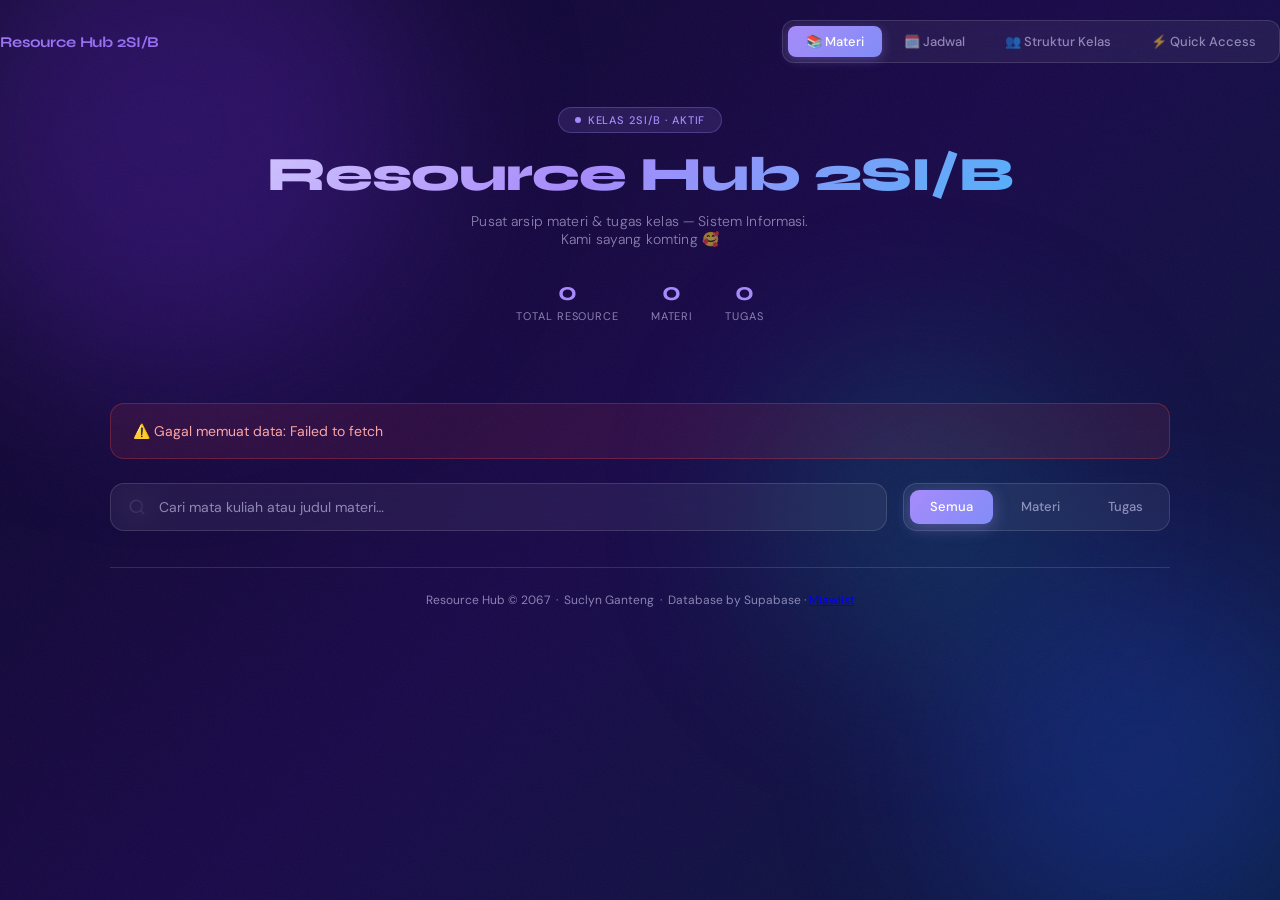
<file: index.html>
<!DOCTYPE html>
<html lang="id">
<head>
  <meta charset="UTF-8" />
  <meta name="viewport" content="width=device-width, initial-scale=1.0" />
  <title>Resource Hub 2SI/B</title>
  <link href="https://fonts.googleapis.com/css2?family=Syne:wght@400;600;700;800&family=DM+Sans:ital,opsz,wght@0,9..40,300;0,9..40,400;0,9..40,500;1,9..40,300&display=swap" rel="stylesheet" />
  <link rel="stylesheet" href="style.css" />
</head>
<body>
<div class="bg-blobs">
  <div class="blob blob-1"></div>
  <div class="blob blob-2"></div>
  <div class="blob blob-3"></div>
</div>

<nav>
    <a href="index.html" class="nav-brand">Resource Hub 2SI/B</a>
    <div class="nav-links">
      <a href="index.html"       class="nav-link active">📚 Materi</a>
      <a href="jadwal.html"      class="nav-link">🗓️ Jadwal</a>
      <a href="struktur.html"  class="nav-link">👥 Struktur Kelas</a>
      <a href="QA.html" class="nav-link">⚡ Quick Access</a>
    </div>
  </nav>
 
<div class="wrapper">
 
  <!-- ========== HEADER ========== -->
  <header>
    <div class="header-badge"><span></span>Kelas 2SI/B · Aktif</div>
    <h1>Resource Hub 2SI/B</h1>
    <p class="header-sub">Pusat arsip materi & tugas kelas — Sistem Informasi.</p>
    <p class="header-sub">Kami sayang komting 🥰</p>
    <div class="stats-bar">
      <div class="stat-item"><div class="stat-number" id="statTotal">0</div><div class="stat-label">Total Resource</div></div>
      <div class="stat-item"><div class="stat-number" id="statMateri">0</div><div class="stat-label">Materi</div></div>
      <div class="stat-item"><div class="stat-number" id="statTugas">0</div><div class="stat-label">Tugas</div></div>
    </div>
  </header>
 
  <!-- ========== ERROR BOX ========== -->
  <div class="error-box" id="errorBox"></div>
 
  <!-- ========== CONTROLS ========== -->
  <div class="controls">
    <div class="search-wrap">
      <!-- Search Icon SVG -->
      <svg class="search-icon" xmlns="http://www.w3.org/2000/svg" fill="none" viewBox="0 0 24 24" stroke="currentColor" stroke-width="2">
        <circle cx="11" cy="11" r="8"/><path stroke-linecap="round" d="m21 21-4.35-4.35"/>
      </svg>
      <input type="text" id="searchInput" placeholder="Cari mata kuliah atau judul materi…" />
    </div>
    <div class="filter-tabs">
      <button class="filter-btn active" data-filter="semua">Semua</button>
      <button class="filter-btn" data-filter="materi">Materi</button>
      <button class="filter-btn" data-filter="tugas">Tugas</button>
    </div>
  </div>
 
  <!-- ========== CARDS GRID ========== -->
  <div id="statusMsg">
    <div class="spinner"></div>
    Memuat data dari Supabase…
  </div>
  <div id="cardsGrid" style="display:none;"></div>
 
  <!-- ========== FOOTER ========== -->
  <footer>
    <p>Resource Hub &copy; 2067 &nbsp;·&nbsp; Suclyn Ganteng &nbsp;·&nbsp; Database by Supabase ·  <span><a href="/Miawlist/index.html">Miawlist</a></span> </p>
  </footer>
</div>
 
<!-- ========== TOAST ========== -->
<div id="toast"></div>
<script type="module" src="script.js"></script>
</body>
</html>
</file>
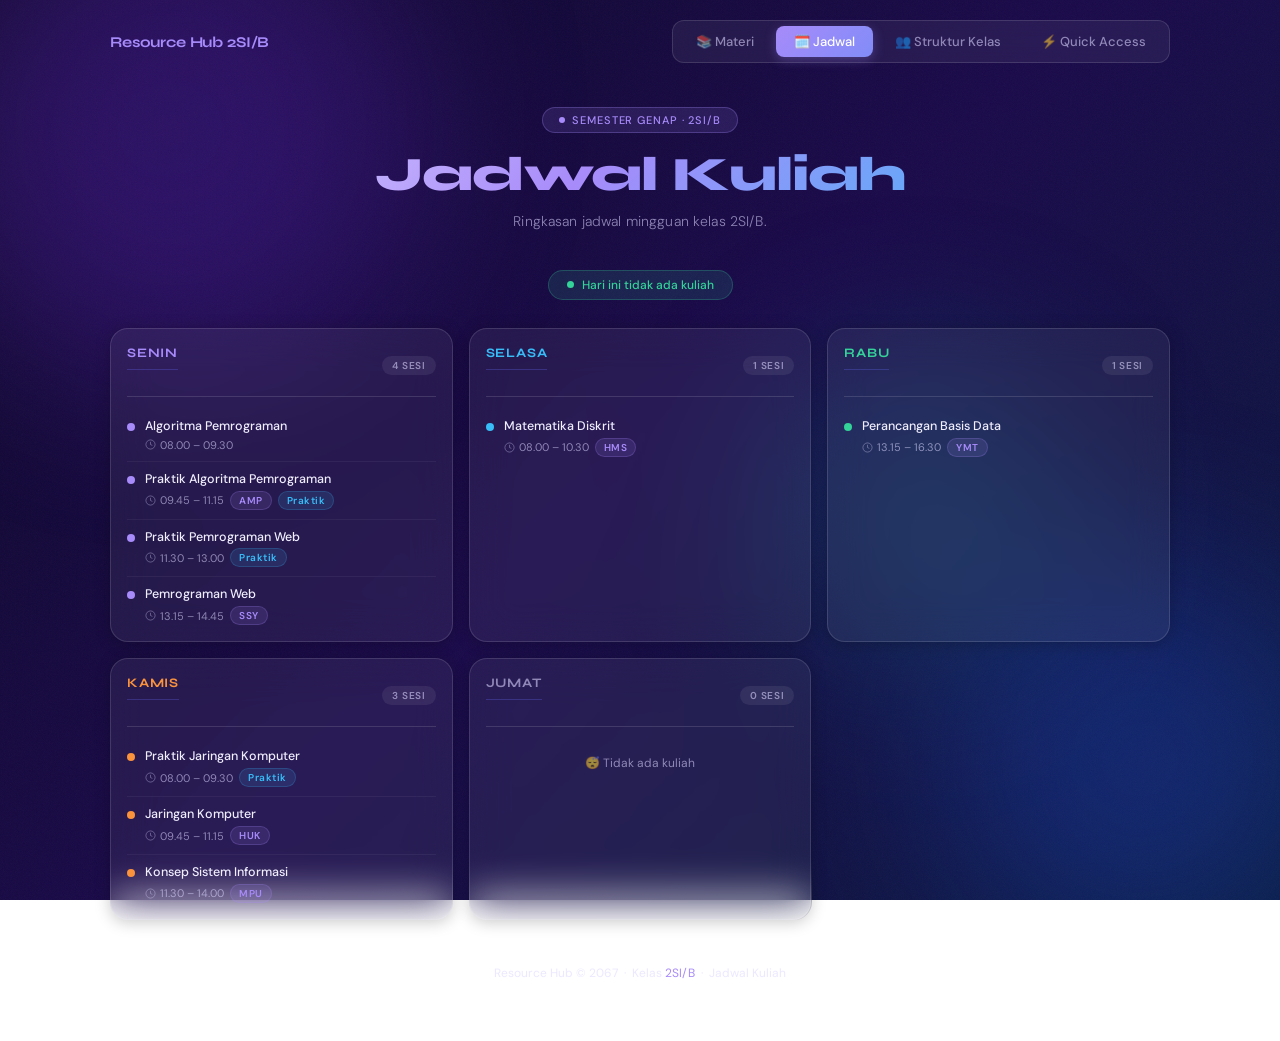
<file: jadwal.html>
<!DOCTYPE html>
<html lang="id">
<head>
  <meta charset="UTF-8" />
  <meta name="viewport" content="width=device-width, initial-scale=1.0" />
  <title>Jadwal Kuliah · 2SI/B</title>
  <link href="https://fonts.googleapis.com/css2?family=Syne:wght@400;600;700;800&family=DM+Sans:ital,opsz,wght@0,9..40,300;0,9..40,400;0,9..40,500;1,9..40,300&display=swap" rel="stylesheet" />
  <link rel="stylesheet" href="style.css" />
</head>
<body>

<div class="bg-blobs">
  <div class="blob blob-1"></div>
  <div class="blob blob-2"></div>
  <div class="blob blob-3"></div>
</div>

<div class="wrapper">

  <!-- NAV -->
  <nav>
    <a href="index.html" class="nav-brand">Resource Hub 2SI/B</a>
    <div class="nav-links">
      <a href="index.html"       class="nav-link">📚 Materi</a>
      <a href="jadwal.html"      class="nav-link active">🗓️ Jadwal</a>
      <a href="struktur.html"  class="nav-link">👥 Struktur Kelas</a>
      <a href="QA.html" class="nav-link">⚡ Quick Access</a>
    </div>
  </nav>

  <!-- HEADER -->
  <header>
    <div class="header-badge"><span></span>Semester Genap · 2SI/B</div>
    <h1>Jadwal Kuliah</h1>
    <p class="header-sub">Ringkasan jadwal mingguan kelas 2SI/B.</p>
  </header>

  <!-- TODAY INDICATOR -->
  <div class="today-pill" id="todayPill">
    <span class="today-dot"></span>
    <span id="todayText">—</span>
  </div>

  <!-- SCHEDULE GRID -->
  <div class="days-grid" id="scheduleGrid"></div>

  <!-- FOOTER -->
  <footer>
    <p>Resource Hub &copy; 2067 &nbsp;·&nbsp; Kelas <span>2SI/B</span> &nbsp;·&nbsp; Jadwal Kuliah</p>
  </footer>
</div>

<script src="jadwal.js"></script>
</body>
</html>
</file>
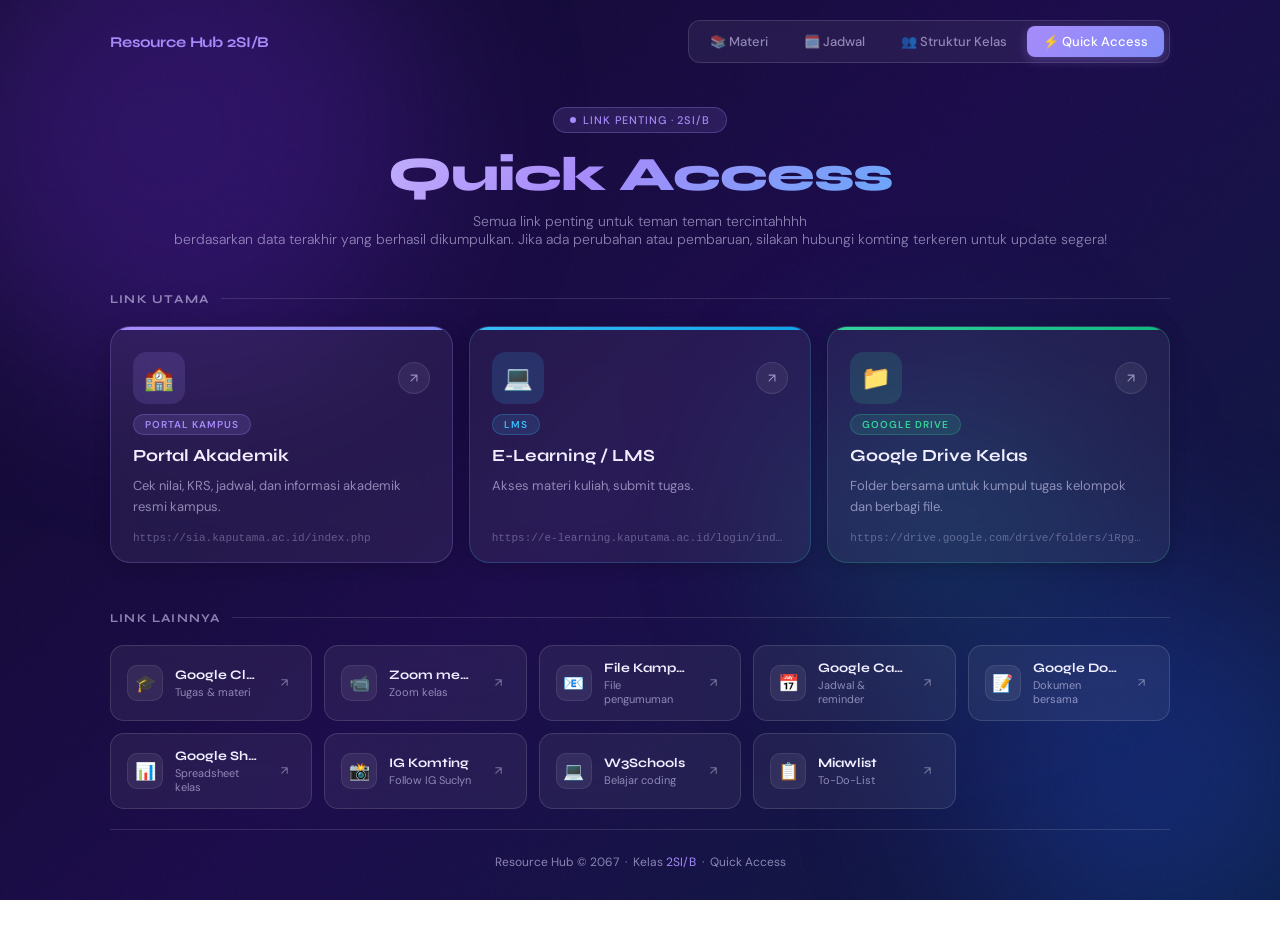
<file: QA.html>
<!DOCTYPE html>
<html lang="id">
<head>
  <meta charset="UTF-8" />
  <meta name="viewport" content="width=device-width, initial-scale=1.0" />
  <title>Quick Access · 2SI/B</title>
  <link href="https://fonts.googleapis.com/css2?family=Syne:wght@400;600;700;800&family=DM+Sans:ital,opsz,wght@0,9..40,300;0,9..40,400;0,9..40,500;1,9..40,300&display=swap" rel="stylesheet" />
  <link rel="stylesheet" href="style2.css" />
</head>
<body>

<div class="bg-blobs">
  <div class="blob blob-1"></div>
  <div class="blob blob-2"></div>
  <div class="blob blob-3"></div>
</div>

<div class="wrapper">

  <!-- NAV -->
  <nav>
    <a href="index.html" class="nav-brand">Resource Hub 2SI/B</a>
    <div class="nav-links">
      <a href="index.html"       class="nav-link">📚 Materi</a>
      <a href="jadwal.html"      class="nav-link">🗓️ Jadwal</a>
      <a href="struktur.html"  class="nav-link">👥 Struktur Kelas</a>
      <a href="QA.html" class="nav-link active">⚡ Quick Access</a>
    </div>
  </nav>

  <!-- HEADER -->
  <header>
    <div class="header-badge"><span></span>Link Penting · 2SI/B</div>
    <h1>Quick Access</h1>
    <p class="header-sub">Semua link penting untuk teman teman tercintahhhh <br>
      berdasarkan data terakhir yang berhasil dikumpulkan. Jika ada perubahan atau pembaruan, silakan hubungi komting terkeren untuk update segera!
    </p>
  </header>

  <!-- ══ FEATURED LINKS ══ -->
  <div class="section-label">
    <h2>Link Utama</h2>
    <div class="section-line"></div>
  </div>

  <div class="featured-grid" id="featuredGrid"></div>

  <!-- ══ ADDITIONAL LINKS ══ -->
  <div class="section-label">
    <h2>Link Lainnya</h2>
    <div class="section-line"></div>
  </div>

  <div class="links-grid" id="linksGrid"></div>

  <!-- FOOTER -->
  <footer>
    <p>Resource Hub &copy; 2067 &nbsp;·&nbsp; Kelas <span>2SI/B</span> &nbsp;·&nbsp; Quick Access</p>
  </footer>
</div>

<div id="toast"></div>
<script type="text/javascript" src="QA.js"></script>
</body>
</html>
</file>
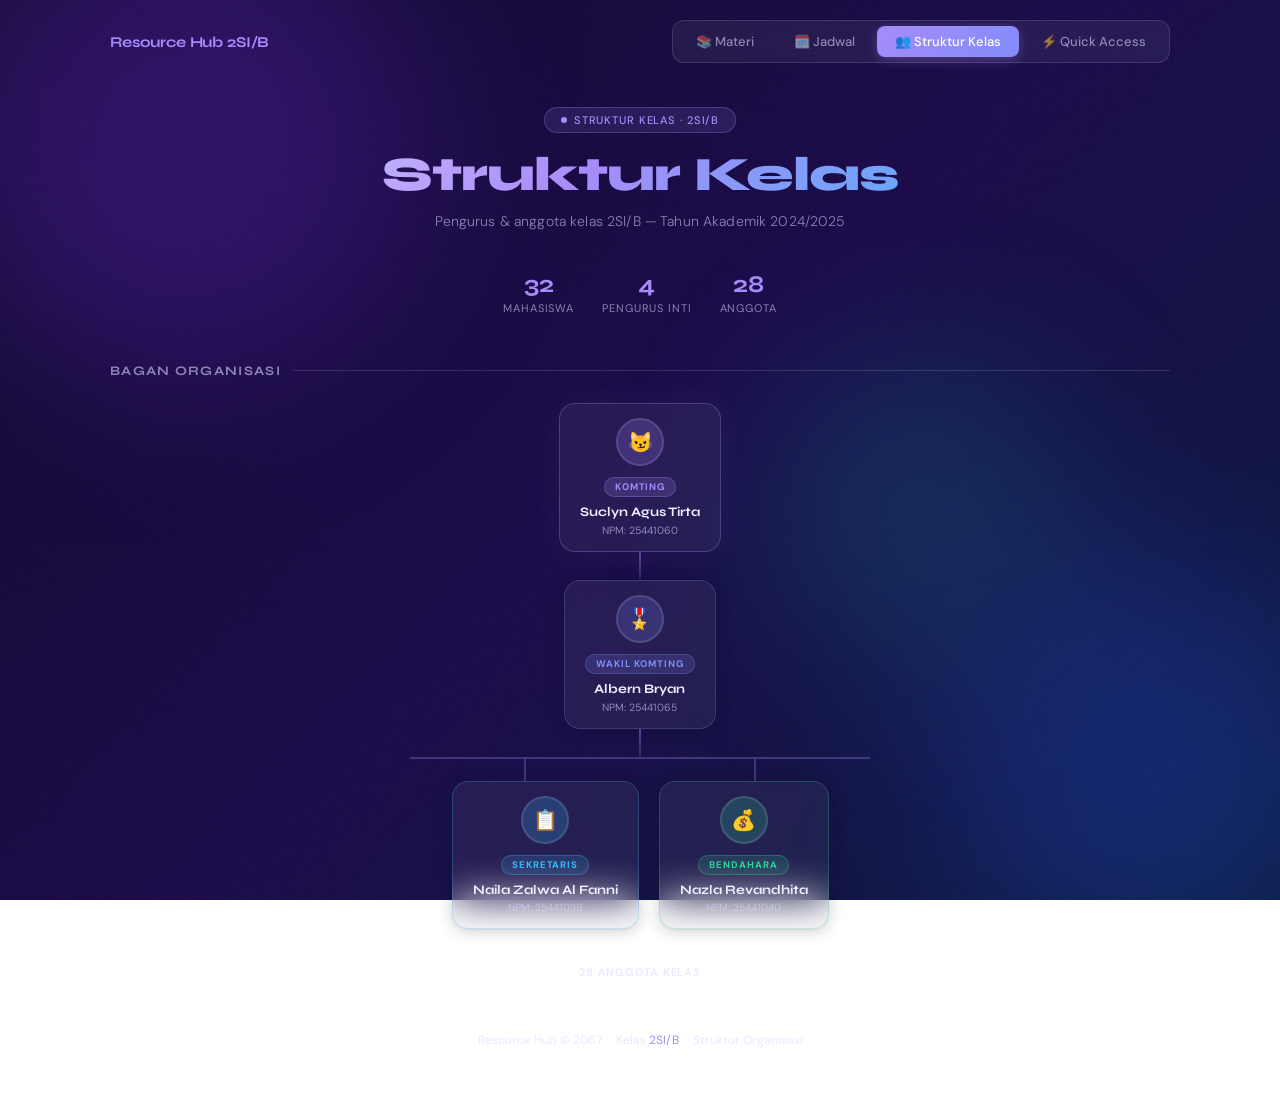
<file: struktur.html>
<!DOCTYPE html>
<html lang="id">
<head>
  <meta charset="UTF-8" />
  <meta name="viewport" content="width=device-width, initial-scale=1.0" />
  <title>Struktur Kelas · 2SI/B</title>
  <link href="https://fonts.googleapis.com/css2?family=Syne:wght@400;600;700;800&family=DM+Sans:ital,opsz,wght@0,9..40,300;0,9..40,400;0,9..40,500;1,9..40,300&display=swap" rel="stylesheet" />
  <link rel="stylesheet" href="style.css" />
</head>
<body>

<div class="bg-blobs">
  <div class="blob blob-1"></div>
  <div class="blob blob-2"></div>
  <div class="blob blob-3"></div>
</div>

<div class="wrapper">

  <!-- NAV -->
  <nav>
    <a href="index.html" class="nav-brand">Resource Hub 2SI/B</a>
    <div class="nav-links">
      <a href="index.html"       class="nav-link">📚 Materi</a>
      <a href="jadwal.html"      class="nav-link">🗓️ Jadwal</a>
      <a href="struktur.html"  class="nav-link active">👥 Struktur Kelas</a>
      <a href="QA.html" class="nav-link">⚡ Quick Access</a>
    </div>
  </nav>

  <!-- HEADER -->
  <header>
    <div class="header-badge"><span></span>Struktur Kelas · 2SI/B</div>
    <h1>Struktur Kelas</h1>
    <p class="header-sub">Pengurus & anggota kelas 2SI/B — Tahun Akademik 2024/2025
    </p>
  </header>

  <!-- STATS -->
  <div class="stats-row">
    <div class="stat"><div class="stat-num">32</div><div class="stat-lbl">Mahasiswa</div></div>
    <div class="stat"><div class="stat-num">4</div><div class="stat-lbl">Pengurus Inti</div></div>
    <div class="stat"><div class="stat-num">28</div><div class="stat-lbl">Anggota</div></div>
  </div>

  <!-- ══ ORG CHART ══ -->
  <div class="section-label">
    <h2>Bagan Organisasi</h2>
    <div class="section-line"></div>
  </div>

  <div class="org-chart">

    <!-- Level 1: Komting -->
    <div class="org-row">
      <div class="org-node node-komting">
        <div class="org-node-inner" style="animation-delay:0s">
          <div class="org-avatar">😼</div>
          <div class="org-jabatan">Komting</div>
          <div class="org-nama" id="nama-komting">Suclyn Agus Tirta</div>
          <div class="org-nim">NPM: 25441060</div>
        </div>
      </div>
    </div>

    <div class="org-connector"></div>

    <!-- Level 2: Wakil Komting -->
    <div class="org-row">
      <div class="org-node node-wakil">
        <div class="org-node-inner" style="animation-delay:0.08s">
          <div class="org-avatar">🎖️</div>
          <div class="org-jabatan">Wakil Komting</div>
          <div class="org-nama" id="nama-wakil">Albern Bryan</div>
          <div class="org-nim">NPM: 25441065</div>
        </div>
      </div>
    </div>

    <div class="org-connector"></div>

    <!-- Horizontal bridge sebelum Sekretaris & Bendahara -->
    <div style="display:flex; align-items:flex-start; gap:0; justify-content:center; width:100%; max-width:460px; margin:0 auto; position:relative;">
      <!-- kiri: garis turun ke sekretaris -->
      <div style="display:flex; flex-direction:column; align-items:center; flex:1;">
        <div style="height:2px; background: rgba(167,139,250,0.3); width:100%;"></div>
        <div style="width:2px; height:22px; background: rgba(167,139,250,0.3);"></div>
      </div>
      <!-- kanan: garis turun ke bendahara -->
      <div style="display:flex; flex-direction:column; align-items:center; flex:1;">
        <div style="height:2px; background: rgba(167,139,250,0.3); width:100%;"></div>
        <div style="width:2px; height:22px; background: rgba(167,139,250,0.3);"></div>
      </div>
    </div>

    <!-- Level 3: Sekretaris & Bendahara -->
    <div class="org-row">
      <div class="org-node node-sekretaris">
        <div class="org-node-inner" style="animation-delay:0.16s">
          <div class="org-avatar">📋</div>
          <div class="org-jabatan">Sekretaris</div>
          <div class="org-nama" id="nama-sekretaris">Naila Zalwa Al Fanni</div>
          <div class="org-nim">NPM: 25441039</div>
        </div>
      </div>
      <div class="org-node node-bendahara">
        <div class="org-node-inner" style="animation-delay:0.22s">
          <div class="org-avatar">💰</div>
          <div class="org-jabatan">Bendahara</div>
          <div class="org-nama" id="nama-bendahara">Nazla Revandhita</div>
          <div class="org-nim">NPM: 25441040</div>
        </div>
      </div>
    </div>

    <div class="org-connector" style="background: linear-gradient(to bottom, rgba(255,255,255,0.1), transparent);"></div>

    <!-- Anggota label di bagan -->
    <div style="background:var(--glass-bg); border:1px solid var(--glass-border); border-radius:10px; padding:7px 24px; font-size:11px; font-weight:600; letter-spacing:0.08em; text-transform:uppercase; color:var(--text-secondary); backdrop-filter:blur(12px); animation: cardIn 0.4s 0.28s ease both; opacity:0;">
      28 Anggota Kelas
    </div>

  </div>
  <!-- FOOTER -->
  <footer>
    <p>Resource Hub &copy; 2067 &nbsp;·&nbsp; Kelas <span>2SI/B</span> &nbsp;·&nbsp; Struktur Organisasi</p>
  </footer>

</div><!-- /wrapper -->
</body>
</html>
</file>
<file: style.css>
/* ============================================================
       RESET & BASE
    ============================================================ */
    *, *::before, *::after { box-sizing: border-box; margin: 0; padding: 0; }

    :root {
      --bg-from:   #0d0828;
      --bg-mid:    #1a0a4a;
      --bg-to:     #0a1a3e;
      --accent-1:  #a78bfa;   /* violet-400  */
      --accent-2:  #818cf8;   /* indigo-400  */
      --accent-3:  #38bdf8;   /* sky-400     */
      --glass-bg:  rgba(255,255,255,0.06);
      --glass-border: rgba(255,255,255,0.13);
      --glass-hover:  rgba(255,255,255,0.11);
      --text-primary:   #f0eeff;
      --text-secondary: rgba(220,215,255,0.6);
      --card-radius: 20px;
      --badge-materi: #a78bfa;
      --badge-tugas:  #34d399;
      --shadow-glow: 0 0 40px rgba(167,139,250,0.15);
    }

    html { scroll-behavior: smooth; }

    body {
      min-height: 100vh;
      font-family: 'DM Sans', sans-serif;
      font-size: 15px;
      color: var(--text-primary);
      background: linear-gradient(135deg, var(--bg-from) 0%, var(--bg-mid) 50%, var(--bg-to) 100%);
      background-attachment: fixed;
      overflow-x: hidden;
    }

    /* ============================================================
       ANIMATED BACKGROUND BLOBS
    ============================================================ */
    .bg-blobs {
      position: fixed;
      inset: 0;
      z-index: 0;
      pointer-events: none;
      overflow: hidden;
    }
    .blob {
      position: absolute;
      border-radius: 50%;
      filter: blur(90px);
      opacity: 0.35;
      animation: blobDrift 18s ease-in-out infinite alternate;
    }
    .blob-1 { width: 520px; height: 520px; background: #6d28d9; top: -120px; left: -100px; animation-duration: 20s; }
    .blob-2 { width: 420px; height: 420px; background: #2563eb; bottom: -80px; right: -80px; animation-duration: 16s; animation-delay: -6s; }
    .blob-3 { width: 320px; height: 320px; background: #7c3aed; top: 40%; left: 55%; animation-duration: 22s; animation-delay: -12s; }

    @keyframes blobDrift {
      0%   { transform: translate(0,0) scale(1); }
      50%  { transform: translate(30px,-40px) scale(1.08); }
      100% { transform: translate(-20px,30px) scale(0.95); }
    }

    /* ============================================================
       NOISE TEXTURE OVERLAY
    ============================================================ */
    body::after {
      content: '';
      position: fixed;
      inset: 0;
      z-index: 1;
      pointer-events: none;
      opacity: 0.04;
      background-image: url("data:image/svg+xml,%3Csvg viewBox='0 0 256 256' xmlns='http://www.w3.org/2000/svg'%3E%3Cfilter id='n'%3E%3CfeTurbulence type='fractalNoise' baseFrequency='0.9' numOctaves='4' stitchTiles='stitch'/%3E%3C/filter%3E%3Crect width='100%25' height='100%25' filter='url(%23n)'/%3E%3C/svg%3E");
      background-size: 200px;
    }

    /* ============================================================
       LAYOUT WRAPPER
    ============================================================ */
    .wrapper {
      position: relative;
      z-index: 2;
      max-width: 1200px;
      margin: 0 auto;
      padding: 0 24px 60px;
    }

    /* ============================================================
       HEADER
    ============================================================ */
    header {
      padding: 52px 0 36px;
      text-align: center;
    }

    .header-badge {
      display: inline-flex;
      align-items: center;
      gap: 8px;
      background: rgba(167,139,250,0.15);
      border: 1px solid rgba(167,139,250,0.3);
      border-radius: 100px;
      padding: 6px 18px;
      font-size: 12px;
      font-weight: 500;
      letter-spacing: 0.08em;
      text-transform: uppercase;
      color: var(--accent-1);
      margin-bottom: 20px;
    }
    .header-badge span { width: 7px; height: 7px; border-radius: 50%; background: var(--accent-1); display: block; animation: pulse 2s ease infinite; }

    @keyframes pulse { 0%,100%{opacity:1;transform:scale(1)} 50%{opacity:0.5;transform:scale(1.4)} }

    h1 {
      font-family: 'Syne', sans-serif;
      font-size: clamp(2.2rem, 6vw, 4rem);
      font-weight: 800;
      line-height: 1.1;
      letter-spacing: -0.02em;
      background: linear-gradient(135deg, #e0d9ff 0%, var(--accent-1) 45%, var(--accent-3) 100%);
      -webkit-background-clip: text;
      -webkit-text-fill-color: transparent;
      background-clip: text;
      margin-bottom: 12px;
    }

    .header-sub {
      color: var(--text-secondary);
      font-size: 15px;
      font-weight: 300;
      letter-spacing: 0.01em;
    }

    /* ============================================================
       STATS BAR
    ============================================================ */
    .stats-bar {
      display: flex;
      justify-content: center;
      gap: 32px;
      margin: 28px 0 40px;
      flex-wrap: wrap;
    }
    .stat-item {
      text-align: center;
    }
    .stat-number {
      font-family: 'Syne', sans-serif;
      font-size: 1.6rem;
      font-weight: 700;
      color: var(--accent-1);
    }
    .stat-label {
      font-size: 11px;
      color: var(--text-secondary);
      text-transform: uppercase;
      letter-spacing: 0.08em;
      margin-top: 2px;
    }

    /* ============================================================
       CONTROLS (Search + Filter)
    ============================================================ */
    .controls {
      display: flex;
      gap: 16px;
      margin-bottom: 36px;
      flex-wrap: wrap;
    }

    .search-wrap {
      flex: 1;
      min-width: 240px;
      position: relative;
    }
    .search-icon {
      position: absolute;
      left: 18px;
      top: 50%;
      transform: translateY(-50%);
      width: 18px;
      height: 18px;
      color: var(--text-secondary);
      pointer-events: none;
    }
    #searchInput {
      width: 100%;
      padding: 14px 18px 14px 48px;
      background: var(--glass-bg);
      border: 1px solid var(--glass-border);
      border-radius: 14px;
      color: var(--text-primary);
      font-family: 'DM Sans', sans-serif;
      font-size: 14px;
      outline: none;
      backdrop-filter: blur(16px);
      -webkit-backdrop-filter: blur(16px);
      transition: border-color 0.25s, box-shadow 0.25s;
    }
    #searchInput::placeholder { color: var(--text-secondary); }
    #searchInput:focus {
      border-color: rgba(167,139,250,0.5);
      box-shadow: 0 0 0 3px rgba(167,139,250,0.12);
    }

    .filter-tabs {
      display: flex;
      gap: 8px;
      background: var(--glass-bg);
      border: 1px solid var(--glass-border);
      border-radius: 14px;
      padding: 6px;
      backdrop-filter: blur(16px);
      -webkit-backdrop-filter: blur(16px);
      flex-wrap: wrap;
    }
    .filter-btn {
      padding: 8px 20px;
      border-radius: 9px;
      border: none;
      background: transparent;
      color: var(--text-secondary);
      font-family: 'DM Sans', sans-serif;
      font-size: 13px;
      font-weight: 500;
      cursor: pointer;
      transition: background 0.2s, color 0.2s, box-shadow 0.2s;
      white-space: nowrap;
    }
    .filter-btn:hover { color: var(--text-primary); background: rgba(255,255,255,0.06); }
    .filter-btn.active {
      background: linear-gradient(135deg, var(--accent-1), var(--accent-2));
      color: #fff;
      box-shadow: 0 4px 16px rgba(167,139,250,0.35);
    }

    /* ============================================================
       EMPTY / LOADING STATE
    ============================================================ */
    #statusMsg {
      text-align: center;
      padding: 60px 20px;
      color: var(--text-secondary);
      font-size: 15px;
    }
    .spinner {
      width: 36px;
      height: 36px;
      border: 3px solid rgba(167,139,250,0.2);
      border-top-color: var(--accent-1);
      border-radius: 50%;
      animation: spin 0.8s linear infinite;
      margin: 0 auto 16px;
    }
    @keyframes spin { to { transform: rotate(360deg); } }

    /* ============================================================
       CARDS GRID
    ============================================================ */
    #cardsGrid {
      display: grid;
      grid-template-columns: repeat(auto-fill, minmax(300px, 1fr));
      gap: 20px;
    }

    .card {
      background: var(--glass-bg);
      border: 1px solid var(--glass-border);
      border-radius: var(--card-radius);
      padding: 24px;
      backdrop-filter: blur(20px);
      -webkit-backdrop-filter: blur(20px);
      box-shadow: var(--shadow-glow), 0 2px 12px rgba(0,0,0,0.25);
      transition: transform 0.25s ease, box-shadow 0.25s ease, border-color 0.25s ease, background 0.25s ease;
      display: flex;
      flex-direction: column;
      gap: 14px;
      animation: cardIn 0.4s ease both;
    }
    .card:hover {
      transform: translateY(-5px);
      background: var(--glass-hover);
      border-color: rgba(167,139,250,0.3);
      box-shadow: 0 0 60px rgba(167,139,250,0.22), 0 8px 32px rgba(0,0,0,0.3);
    }

    @keyframes cardIn {
      from { opacity: 0; transform: translateY(18px); }
      to   { opacity: 1; transform: translateY(0); }
    }

    .card-top {
      display: flex;
      align-items: flex-start;
      justify-content: space-between;
      gap: 12px;
    }

    .card-icon {
      width: 46px;
      height: 46px;
      border-radius: 12px;
      display: grid;
      place-items: center;
      font-size: 22px;
      flex-shrink: 0;
    }
    .card-icon.materi { background: rgba(167,139,250,0.15); }
    .card-icon.tugas  { background: rgba(52,211,153,0.15); }

    .badge {
      font-size: 10px;
      font-weight: 600;
      letter-spacing: 0.1em;
      text-transform: uppercase;
      padding: 4px 12px;
      border-radius: 100px;
    }
    .badge.materi { background: rgba(167,139,250,0.18); color: var(--badge-materi); border: 1px solid rgba(167,139,250,0.25); }
    .badge.tugas  { background: rgba(52,211,153,0.15);  color: var(--badge-tugas);  border: 1px solid rgba(52,211,153,0.25); }

    .card-title {
      font-family: 'Syne', sans-serif;
      font-size: 16px;
      font-weight: 700;
      color: var(--text-primary);
      line-height: 1.3;
    }
    .card-subject {
      font-size: 13px;
      color: var(--accent-1);
      font-weight: 500;
    }
    .card-desc {
      font-size: 13px;
      color: var(--text-secondary);
      line-height: 1.65;
      flex: 1;
    }

    .card-meta {
      display: flex;
      gap: 16px;
      font-size: 11.5px;
      color: var(--text-secondary);
      flex-wrap: wrap;
    }
    .card-meta span { display: flex; align-items: center; gap: 5px; }
    .card-meta svg { width: 13px; height: 13px; opacity: 0.7; }

    .card-actions {
      display: flex;
      gap: 10px;
      margin-top: 4px;
    }
    .btn {
      flex: 1;
      padding: 10px 16px;
      border-radius: 10px;
      border: none;
      font-family: 'DM Sans', sans-serif;
      font-size: 13px;
      font-weight: 500;
      cursor: pointer;
      display: flex;
      align-items: center;
      justify-content: center;
      gap: 7px;
      transition: transform 0.18s, box-shadow 0.18s, background 0.18s, opacity 0.18s;
      text-decoration: none;
    }
    .btn:hover { transform: translateY(-2px); }
    .btn:active { transform: translateY(0); }

    .btn-primary {
      background: linear-gradient(135deg, var(--accent-1), var(--accent-2));
      color: #fff;
      box-shadow: 0 4px 14px rgba(167,139,250,0.3);
    }
    .btn-primary:hover { box-shadow: 0 6px 20px rgba(167,139,250,0.5); }

    .btn-secondary {
      background: rgba(255,255,255,0.07);
      border: 1px solid var(--glass-border);
      color: var(--text-primary);
    }
    .btn-secondary:hover { background: rgba(255,255,255,0.12); }

    .btn svg { width: 14px; height: 14px; }

    /* ============================================================
       EMPTY RESULTS
    ============================================================ */
    .empty-state {
      grid-column: 1 / -1;
      text-align: center;
      padding: 70px 20px;
      color: var(--text-secondary);
    }
    .empty-state svg { width: 52px; height: 52px; opacity: 0.3; margin: 0 auto 16px; display: block; }
    .empty-state p { font-size: 15px; }
    .empty-state small { font-size: 13px; opacity: 0.6; }

    /* ============================================================
       FOOTER
    ============================================================ */
    footer {
      text-align: center;
      padding: 28px 0 0;
      color: var(--text-secondary);
      font-size: 12.5px;
      border-top: 1px solid var(--glass-border);
      margin-top: 20px;
    }
    footer span { color: var(--accent-1); }

    /* ============================================================
       NOTIFICATION TOAST
    ============================================================ */
    #toast {
      position: fixed;
      bottom: 28px;
      left: 50%;
      transform: translateX(-50%) translateY(80px);
      background: rgba(167,139,250,0.15);
      border: 1px solid rgba(167,139,250,0.35);
      backdrop-filter: blur(20px);
      -webkit-backdrop-filter: blur(20px);
      color: var(--text-primary);
      padding: 12px 24px;
      border-radius: 100px;
      font-size: 13px;
      font-weight: 500;
      z-index: 100;
      transition: transform 0.35s cubic-bezier(0.34,1.56,0.64,1), opacity 0.35s;
      opacity: 0;
      pointer-events: none;
    }
    #toast.show { transform: translateX(-50%) translateY(0); opacity: 1; }

    /* ============================================================
       ERROR STATE
    ============================================================ */
    .error-box {
      background: rgba(239,68,68,0.1);
      border: 1px solid rgba(239,68,68,0.3);
      border-radius: 14px;
      padding: 18px 22px;
      color: #fca5a5;
      font-size: 14px;
      margin-bottom: 24px;
      display: none;
    }
    .error-box.visible { display: block; }

    /* ============================================================
       RESPONSIVE
    ============================================================ */
    @media (max-width: 640px) {
      .controls { flex-direction: column; }
      .filter-tabs { justify-content: center; }
      #cardsGrid { grid-template-columns: 1fr; }
      .stats-bar { gap: 24px; }
    }


    /* ============================================================ 
      JADWAL CSS
      =============================================================*/

    /* Container Utama Jadwal */
.schedule-grid {
    display: grid;
    grid-template-columns: repeat(auto-fit, minmax(300px, 1fr));
    gap: 1.5rem;
    margin-top: 2rem;
}

.day-card {
    background: rgba(255, 255, 255, 0.03);
    backdrop-filter: blur(12px);
    border: 1px solid rgba(255, 255, 255, 0.1);
    border-radius: 20px;
    padding: 1.25rem;
    display: flex;
    flex-direction: column;
}

.day-name {
    font-family: 'Syne', sans-serif;
    font-weight: 800;
    font-size: 1.2rem;
    color: #6366f1;
    margin-bottom: 1rem;
    padding-bottom: 0.5rem;
    border-bottom: 1px solid rgba(99, 102, 241, 0.3);
}

.subject-item {
    padding: 10px 0;
    border-bottom: 1px solid rgba(255, 255, 255, 0.05);
}

.subject-item:last-child { border-bottom: none; }

.subject-info h4 {
    margin: 0;
    font-size: 0.95rem;
    font-family: 'DM Sans', sans-serif;
    color: #fff;
    line-height: 1.4;
}

.subject-info .dosen {
    font-size: 0.75rem;
    color: #818cf8;
    font-weight: 600;
    margin-top: 2px;
}

.time-row {
    display: flex;
    align-items: center;
    gap: 6px;
    margin-top: 4px;
}

.time-badge {
    font-size: 0.7rem;
    background: rgba(255, 255, 255, 0.07);
    padding: 2px 8px;
    border-radius: 6px;
    color: rgba(255, 255, 255, 0.6);
}

/* =============================================================
 * JADWAL CSS
  * ============================================================ */


    *, *::before, *::after { box-sizing: border-box; margin: 0; padding: 0; }

    :root {
      --bg-from:      #0d0828;
      --bg-mid:       #1a0a4a;
      --bg-to:        #0a1a3e;
      --accent-1:     #a78bfa;
      --accent-2:     #818cf8;
      --accent-3:     #38bdf8;
      --glass-bg:     rgba(255,255,255,0.06);
      --glass-border: rgba(255,255,255,0.13);
      --glass-hover:  rgba(255,255,255,0.10);
      --text-primary:   #f0eeff;
      --text-secondary: rgba(220,215,255,0.58);

      /* Warna per hari */
      --c-senin:   #a78bfa;
      --c-selasa:  #38bdf8;
      --c-rabu:    #34d399;
      --c-kamis:   #fb923c;
    }

    html { scroll-behavior: smooth; }

    body {
      min-height: 100vh;
      font-family: 'DM Sans', sans-serif;
      font-size: 14px;
      color: var(--text-primary);
      background: linear-gradient(135deg, var(--bg-from) 0%, var(--bg-mid) 50%, var(--bg-to) 100%);
      background-attachment: fixed;
      overflow-x: hidden;
    }

    /* noise */
    body::after {
      content: '';
      position: fixed; inset: 0; z-index: 1; pointer-events: none;
      opacity: 0.04;
      background-image: url("data:image/svg+xml,%3Csvg viewBox='0 0 256 256' xmlns='http://www.w3.org/2000/svg'%3E%3Cfilter id='n'%3E%3CfeTurbulence type='fractalNoise' baseFrequency='0.9' numOctaves='4' stitchTiles='stitch'/%3E%3C/filter%3E%3Crect width='100%25' height='100%25' filter='url(%23n)'/%3E%3C/svg%3E");
      background-size: 200px;
    }

    /* blobs */
    .bg-blobs { position: fixed; inset: 0; z-index: 0; pointer-events: none; overflow: hidden; }
    .blob { position: absolute; border-radius: 50%; filter: blur(90px); opacity: 0.32; animation: blobDrift 18s ease-in-out infinite alternate; }
    .blob-1 { width: 480px; height: 480px; background: #6d28d9; top: -100px; left: -80px; animation-duration: 20s; }
    .blob-2 { width: 380px; height: 380px; background: #2563eb; bottom: -60px; right: -60px; animation-duration: 16s; animation-delay: -6s; }
    .blob-3 { width: 280px; height: 280px; background: #0e7490; top: 45%; left: 58%; animation-duration: 22s; animation-delay: -11s; }
    @keyframes blobDrift { 0%{transform:translate(0,0) scale(1)} 50%{transform:translate(28px,-36px) scale(1.07)} 100%{transform:translate(-18px,28px) scale(0.95)} }

    /* layout */
    .wrapper { position: relative; z-index: 2; max-width: 1100px; margin: 0 auto; padding: 0 20px 56px; }

    /* ── NAV ── */
    nav {
      display: flex;
      align-items: center;
      justify-content: space-between;
      padding: 20px 0 0;
      margin-bottom: 36px;
      flex-wrap: wrap;
      gap: 12px;
    }
    .nav-brand {
      font-family: 'Syne', sans-serif;
      font-weight: 700;
      font-size: 15px;
      color: var(--accent-1);
      text-decoration: none;
      letter-spacing: -0.01em;
    }
    .nav-links {
      display: flex;
      gap: 4px;
      background: var(--glass-bg);
      border: 1px solid var(--glass-border);
      border-radius: 12px;
      padding: 5px;
      backdrop-filter: blur(16px);
      -webkit-backdrop-filter: blur(16px);
    }
    .nav-link {
      padding: 7px 18px;
      border-radius: 8px;
      font-size: 13px;
      font-weight: 500;
      color: var(--text-secondary);
      text-decoration: none;
      transition: background 0.2s, color 0.2s;
    }
    .nav-link:hover { color: var(--text-primary); background: rgba(255,255,255,0.07); }
    .nav-link.active {
      background: linear-gradient(135deg, var(--accent-1), var(--accent-2));
      color: #fff;
      box-shadow: 0 3px 12px rgba(167,139,250,0.3);
    }

    /* ── HEADER ── */
    header { text-align: center; padding: 8px 0 32px; }
    .header-badge {
      display: inline-flex; align-items: center; gap: 7px;
      background: rgba(167,139,250,0.13);
      border: 1px solid rgba(167,139,250,0.28);
      border-radius: 100px; padding: 5px 16px;
      font-size: 11px; font-weight: 500; letter-spacing: 0.08em;
      text-transform: uppercase; color: var(--accent-1); margin-bottom: 16px;
    }
    .header-badge span { width: 6px; height: 6px; border-radius: 50%; background: var(--accent-1); display: block; animation: pulse 2s ease infinite; }
    @keyframes pulse { 0%,100%{opacity:1;transform:scale(1)} 50%{opacity:0.5;transform:scale(1.4)} }

    h1 {
      font-family: 'Syne', sans-serif;
      font-size: clamp(1.9rem, 5vw, 3.2rem);
      font-weight: 800; line-height: 1.1; letter-spacing: -0.02em;
      background: linear-gradient(135deg, #e0d9ff 0%, var(--accent-1) 45%, var(--accent-3) 100%);
      -webkit-background-clip: text; -webkit-text-fill-color: transparent; background-clip: text;
      margin-bottom: 10px;
    }
    .header-sub { color: var(--text-secondary); font-size: 14px; font-weight: 300; }

    /* ── TODAY INDICATOR ── */
    .today-pill {
      display: inline-flex; align-items: center; gap: 8px;
      background: rgba(52,211,153,0.12);
      border: 1px solid rgba(52,211,153,0.25);
      border-radius: 100px; padding: 6px 18px;
      font-size: 12px; color: #34d399; font-weight: 500;
      margin: 0 auto 28px; display: flex; width: fit-content; justify-content: center;
    }
    .today-dot { width: 7px; height: 7px; border-radius: 50%; background: #34d399; animation: pulse 1.8s ease infinite; }

    /* ── DAY GRID ── */
    .days-grid {
      display: grid;
      grid-template-columns: repeat(auto-fill, minmax(240px, 1fr));
      gap: 16px;
    }

    /* ── DAY CARD ── */
    .day-card {
      background: var(--glass-bg);
      border: 1px solid var(--glass-border);
      border-radius: 18px;
      padding: 16px;
      backdrop-filter: blur(20px);
      -webkit-backdrop-filter: blur(20px);
      box-shadow: 0 2px 16px rgba(0,0,0,0.22);
      transition: transform 0.22s, box-shadow 0.22s, border-color 0.22s;
      animation: cardIn 0.4s ease both;
    }
    .day-card:hover {
      transform: translateY(-4px);
      box-shadow: 0 8px 28px rgba(0,0,0,0.3);
    }
    .day-card.today {
      border-color: rgba(52,211,153,0.35);
      box-shadow: 0 0 0 1px rgba(52,211,153,0.15), 0 4px 20px rgba(52,211,153,0.12);
    }
    .day-card.libur { opacity: 0.45; }

    @keyframes cardIn { from{opacity:0;transform:translateY(14px)} to{opacity:1;transform:translateY(0)} }

    /* ── DAY HEADER ── */
    .day-header {
      display: flex; align-items: center; justify-content: space-between;
      margin-bottom: 12px; padding-bottom: 10px;
      border-bottom: 1px solid var(--glass-border);
    }
    .day-name {
      font-family: 'Syne', sans-serif;
      font-size: 13px; font-weight: 700; letter-spacing: 0.06em;
      text-transform: uppercase;
    }
    .day-count {
      font-size: 10px; font-weight: 600; letter-spacing: 0.07em;
      text-transform: uppercase; padding: 3px 10px; border-radius: 100px;
      background: rgba(255,255,255,0.07); color: var(--text-secondary);
    }
    .today-tag {
      font-size: 9px; font-weight: 600; letter-spacing: 0.08em;
      text-transform: uppercase; padding: 3px 9px; border-radius: 100px;
      background: rgba(52,211,153,0.18); color: #34d399; border: 1px solid rgba(52,211,153,0.3);
    }

    /* ── SESSION ROW ── */
    .session {
      display: flex; gap: 10px; padding: 9px 0;
      border-bottom: 1px solid rgba(255,255,255,0.05);
      align-items: flex-start;
    }
    .session:last-child { border-bottom: none; padding-bottom: 0; }

    .session-dot {
      width: 8px; height: 8px; border-radius: 50%; margin-top: 5px;
      flex-shrink: 0;
    }

    .session-body { flex: 1; min-width: 0; }

    .session-name {
      font-size: 12.5px; font-weight: 500; color: var(--text-primary);
      line-height: 1.35; margin-bottom: 3px;
    }
    .session-meta {
      display: flex; flex-wrap: wrap; gap: 6px; align-items: center;
    }
    .session-time {
      font-size: 11px; color: var(--text-secondary);
      display: flex; align-items: center; gap: 4px;
    }
    .session-time svg { width: 11px; height: 11px; opacity: 0.65; flex-shrink: 0; }
    .session-dosen {
      font-size: 10px; font-weight: 600; letter-spacing: 0.05em;
      padding: 2px 8px; border-radius: 100px;
      background: rgba(167,139,250,0.13); color: var(--accent-1);
      border: 1px solid rgba(167,139,250,0.22);
    }
    .session-praktik {
      font-size: 10px; font-weight: 600; letter-spacing: 0.05em;
      padding: 2px 8px; border-radius: 100px;
      background: rgba(56,189,248,0.12); color: var(--accent-3);
      border: 1px solid rgba(56,189,248,0.2);
    }

    /* ── LIBUR ── */
    .libur-text {
      text-align: center; padding: 16px 0;
      color: var(--text-secondary); font-size: 12px;
      display: flex; align-items: center; justify-content: center; gap: 6px;
    }

    /* ── COLOR VARIANTS per hari ── */
    .day-senin  .day-name { color: var(--c-senin); }
    .day-senin  .session-dot { background: var(--c-senin); }
    .day-selasa .day-name { color: var(--c-selasa); }
    .day-selasa .session-dot { background: var(--c-selasa); }
    .day-rabu   .day-name { color: var(--c-rabu); }
    .day-rabu   .session-dot { background: var(--c-rabu); }
    .day-kamis  .day-name { color: var(--c-kamis); }
    .day-kamis  .session-dot { background: var(--c-kamis); }
    .day-libur  .day-name { color: var(--text-secondary); }

    /* ── FOOTER ── */
    footer {
      text-align: center; padding: 24px 0 0;
      color: var(--text-secondary); font-size: 12px;
      border-top: 1px solid var(--glass-border); margin-top: 16px;
    }
    footer span { color: var(--accent-1); }

    /* ── RESPONSIVE ── */
    @media (max-width: 540px) {
      .days-grid { grid-template-columns: 1fr; }
    }
    @media (min-width: 900px) {
      .days-grid { grid-template-columns: repeat(3, 1fr); }
    }

  /* ============================================================================
  STRUKTUR KELAS CSS================================================================ */
    *, *::before, *::after { box-sizing: border-box; margin: 0; padding: 0; }

    :root {
      --bg-from:      #0d0828;
      --bg-mid:       #1a0a4a;
      --bg-to:        #0a1a3e;
      --accent-1:     #a78bfa;
      --accent-2:     #818cf8;
      --accent-3:     #38bdf8;
      --glass-bg:     rgba(255,255,255,0.06);
      --glass-border: rgba(255,255,255,0.13);
      --glass-hover:  rgba(255,255,255,0.10);
      --text-primary:   #f0eeff;
      --text-secondary: rgba(220,215,255,0.58);

      /* jabatan colors */
      --c-komting:    #a78bfa;
      --c-wakil:      #818cf8;
      --c-sekretaris: #38bdf8;
      --c-bendahara:  #34d399;
      --c-anggota:    rgba(255,255,255,0.45);
    }

    html { scroll-behavior: smooth; }

    body {
      min-height: 100vh;
      font-family: 'DM Sans', sans-serif;
      font-size: 14px;
      color: var(--text-primary);
      background: linear-gradient(135deg, var(--bg-from) 0%, var(--bg-mid) 50%, var(--bg-to) 100%);
      background-attachment: fixed;
      overflow-x: hidden;
    }

    body::after {
      content: ''; position: fixed; inset: 0; z-index: 1; pointer-events: none;
      opacity: 0.04;
      background-image: url("data:image/svg+xml,%3Csvg viewBox='0 0 256 256' xmlns='http://www.w3.org/2000/svg'%3E%3Cfilter id='n'%3E%3CfeTurbulence type='fractalNoise' baseFrequency='0.9' numOctaves='4' stitchTiles='stitch'/%3E%3C/filter%3E%3Crect width='100%25' height='100%25' filter='url(%23n)'/%3E%3C/svg%3E");
      background-size: 200px;
    }

    .bg-blobs { position: fixed; inset: 0; z-index: 0; pointer-events: none; overflow: hidden; }
    .blob { position: absolute; border-radius: 50%; filter: blur(90px); opacity: 0.30; animation: blobDrift 18s ease-in-out infinite alternate; }
    .blob-1 { width: 500px; height: 500px; background: #6d28d9; top: -120px; left: -80px; animation-duration: 20s; }
    .blob-2 { width: 400px; height: 400px; background: #1d4ed8; bottom: -60px; right: -60px; animation-duration: 17s; animation-delay: -7s; }
    .blob-3 { width: 300px; height: 300px; background: #0e7490; top: 40%; left: 60%; animation-duration: 23s; animation-delay: -12s; }
    @keyframes blobDrift { 0%{transform:translate(0,0) scale(1)} 50%{transform:translate(30px,-38px) scale(1.07)} 100%{transform:translate(-20px,28px) scale(0.95)} }

    .wrapper { position: relative; z-index: 2; max-width: 1100px; margin: 0 auto; padding: 0 20px 60px; }

    /* ── NAV ── */
    nav {
      display: flex; align-items: center; justify-content: space-between;
      padding: 20px 0 0; margin-bottom: 36px; flex-wrap: wrap; gap: 12px;
    }
    .nav-brand {
      font-family: 'Syne', sans-serif; font-weight: 700; font-size: 15px;
      color: var(--accent-1); text-decoration: none; letter-spacing: -0.01em;
    }
    .nav-links {
      display: flex; gap: 4px;
      background: var(--glass-bg); border: 1px solid var(--glass-border);
      border-radius: 12px; padding: 5px;
      backdrop-filter: blur(16px); -webkit-backdrop-filter: blur(16px);
    }
    .nav-link {
      padding: 7px 18px; border-radius: 8px; font-size: 13px; font-weight: 500;
      color: var(--text-secondary); text-decoration: none;
      transition: background 0.2s, color 0.2s;
    }
    .nav-link:hover { color: var(--text-primary); background: rgba(255,255,255,0.07); }
    .nav-link.active {
      background: linear-gradient(135deg, var(--accent-1), var(--accent-2));
      color: #fff; box-shadow: 0 3px 12px rgba(167,139,250,0.3);
    }

    /* ── HEADER ── */
    header { text-align: center; padding: 8px 0 40px; }
    .header-badge {
      display: inline-flex; align-items: center; gap: 7px;
      background: rgba(167,139,250,0.13); border: 1px solid rgba(167,139,250,0.28);
      border-radius: 100px; padding: 5px 16px;
      font-size: 11px; font-weight: 500; letter-spacing: 0.08em;
      text-transform: uppercase; color: var(--accent-1); margin-bottom: 16px;
    }
    .header-badge span { width: 6px; height: 6px; border-radius: 50%; background: var(--accent-1); display: block; animation: pulse 2s ease infinite; }
    @keyframes pulse { 0%,100%{opacity:1;transform:scale(1)} 50%{opacity:0.5;transform:scale(1.4)} }
    h1 {
      font-family: 'Syne', sans-serif;
      font-size: clamp(1.9rem, 5vw, 3rem); font-weight: 800;
      line-height: 1.1; letter-spacing: -0.02em;
      background: linear-gradient(135deg, #e0d9ff 0%, var(--accent-1) 45%, var(--accent-3) 100%);
      -webkit-background-clip: text; -webkit-text-fill-color: transparent; background-clip: text;
      margin-bottom: 10px;
    }
    .header-sub { color: var(--text-secondary); font-size: 14px; font-weight: 300; }

    /* ── SECTION TITLE ── */
    .section-label {
      display: flex; align-items: center; gap: 12px;
      margin-bottom: 24px; margin-top: 48px;
    }
    .section-label:first-of-type { margin-top: 0; }
    .section-label h2 {
      font-family: 'Syne', sans-serif; font-size: 13px; font-weight: 700;
      letter-spacing: 0.1em; text-transform: uppercase; color: var(--text-secondary);
    }
    .section-line { flex: 1; height: 1px; background: var(--glass-border); }

    /* ══════════════════════════════════════
       ORG CHART
    ══════════════════════════════════════ */
    .org-chart {
      display: flex; flex-direction: column; align-items: center; gap: 0;
      margin-bottom: 8px;
    }

    /* level row */
    .org-row {
      display: flex; justify-content: center; gap: 20px;
      flex-wrap: wrap; position: relative;
    }

    /* connector line between rows */
    .org-connector {
      width: 2px; height: 28px;
      background: linear-gradient(to bottom, rgba(167,139,250,0.5), rgba(167,139,250,0.15));
      margin: 0 auto;
    }
    .org-connector-h {
      height: 2px;
      background: linear-gradient(to right, rgba(167,139,250,0.15), rgba(167,139,250,0.5), rgba(167,139,250,0.15));
      margin: 0 auto 0;
      position: relative;
    }
    /* fork: vertical down from horizontal line */
    .org-fork {
      display: flex; flex-direction: column; align-items: center;
    }
    .org-fork-row {
      display: flex; align-items: flex-start; justify-content: center; gap: 20px;
      position: relative;
    }
    /* horizontal bar above a multi-node row */
    .org-hbar-wrap {
      position: relative; display: flex; flex-direction: column; align-items: center;
    }
    .org-hbar {
      height: 2px; align-self: stretch;
      background: rgba(167,139,250,0.3);
      margin: 0 40px;
    }

    /* individual node */
    .org-node {
      display: flex; flex-direction: column; align-items: center;
    }
    .org-node-inner {
      background: var(--glass-bg);
      border: 1px solid var(--glass-border);
      border-radius: 16px; padding: 14px 20px;
      text-align: center;
      backdrop-filter: blur(20px); -webkit-backdrop-filter: blur(20px);
      box-shadow: 0 2px 16px rgba(0,0,0,0.2);
      transition: transform 0.2s, box-shadow 0.2s, border-color 0.2s;
      cursor: default; min-width: 140px;
      animation: cardIn 0.4s ease both;
    }
    .org-node-inner:hover {
      transform: translateY(-3px);
      box-shadow: 0 6px 24px rgba(0,0,0,0.3);
    }

    @keyframes cardIn { from{opacity:0;transform:translateY(12px)} to{opacity:1;transform:translateY(0)} }

    .org-avatar {
      width: 48px; height: 48px; border-radius: 50%;
      display: flex; align-items: center; justify-content: center;
      font-size: 20px; margin: 0 auto 10px;
      border: 2px solid rgba(255,255,255,0.12);
    }
    .org-jabatan {
      font-size: 9.5px; font-weight: 700; letter-spacing: 0.1em;
      text-transform: uppercase; padding: 3px 10px; border-radius: 100px;
      margin-bottom: 7px; display: inline-block;
    }
    .org-nama {
      font-family: 'Syne', sans-serif; font-size: 13px; font-weight: 700;
      color: var(--text-primary); line-height: 1.3;
    }
    .org-nim {
      font-size: 10.5px; color: var(--text-secondary); margin-top: 3px;
    }

    /* node color variants */
    .node-komting    .org-avatar { background: rgba(167,139,250,0.2); }
    .node-komting    .org-jabatan { background: rgba(167,139,250,0.18); color: var(--c-komting); border: 1px solid rgba(167,139,250,0.3); }
    .node-komting    .org-node-inner { border-color: rgba(167,139,250,0.3); box-shadow: 0 0 28px rgba(167,139,250,0.1), 0 2px 16px rgba(0,0,0,0.2); }

    .node-wakil      .org-avatar { background: rgba(129,140,248,0.2); }
    .node-wakil      .org-jabatan { background: rgba(129,140,248,0.18); color: var(--c-wakil); border: 1px solid rgba(129,140,248,0.3); }
    .node-wakil      .org-node-inner { border-color: rgba(129,140,248,0.25); }

    .node-sekretaris .org-avatar { background: rgba(56,189,248,0.2); }
    .node-sekretaris .org-jabatan { background: rgba(56,189,248,0.15); color: var(--c-sekretaris); border: 1px solid rgba(56,189,248,0.3); }
    .node-sekretaris .org-node-inner { border-color: rgba(56,189,248,0.25); }

    .node-bendahara  .org-avatar { background: rgba(52,211,153,0.2); }
    .node-bendahara  .org-jabatan { background: rgba(52,211,153,0.15); color: var(--c-bendahara); border: 1px solid rgba(52,211,153,0.3); }
    .node-bendahara  .org-node-inner { border-color: rgba(52,211,153,0.25); }

    /* ══════════════════════════════════════
       MEMBER GRID
    ══════════════════════════════════════ */
    .members-grid {
      display: grid;
      grid-template-columns: repeat(auto-fill, minmax(150px, 1fr));
      gap: 12px;
    }

    .member-card {
      background: var(--glass-bg);
      border: 1px solid var(--glass-border);
      border-radius: 14px; padding: 14px 12px;
      text-align: center;
      backdrop-filter: blur(16px); -webkit-backdrop-filter: blur(16px);
      transition: transform 0.2s, box-shadow 0.2s, background 0.2s, border-color 0.2s;
      animation: cardIn 0.35s ease both;
      cursor: default;
    }
    .member-card:hover {
      transform: translateY(-3px);
      background: var(--glass-hover);
      border-color: rgba(167,139,250,0.25);
      box-shadow: 0 6px 20px rgba(0,0,0,0.25), 0 0 24px rgba(167,139,250,0.08);
    }
    .member-card.is-inti {
      border-color: rgba(167,139,250,0.28);
      background: rgba(167,139,250,0.07);
    }

    .member-avatar {
      width: 42px; height: 42px; border-radius: 50%;
      background: rgba(167,139,250,0.15);
      border: 2px solid rgba(255,255,255,0.1);
      display: flex; align-items: center; justify-content: center;
      font-size: 18px; margin: 0 auto 9px;
    }
    .member-no {
      font-size: 9px; color: var(--text-secondary);
      letter-spacing: 0.05em; margin-bottom: 4px;
    }
    .member-nama {
      font-family: 'Syne', sans-serif; font-size: 12px; font-weight: 700;
      color: var(--text-primary); line-height: 1.3; margin-bottom: 5px;
    }
    .member-jabatan-badge {
      font-size: 9px; font-weight: 600; letter-spacing: 0.07em;
      text-transform: uppercase; padding: 2px 9px; border-radius: 100px;
      display: inline-block;
    }
    .badge-komting    { background: rgba(167,139,250,0.18); color: var(--c-komting);    border: 1px solid rgba(167,139,250,0.28); }
    .badge-wakil      { background: rgba(129,140,248,0.18); color: var(--c-wakil);      border: 1px solid rgba(129,140,248,0.28); }
    .badge-sekretaris { background: rgba(56,189,248,0.15);  color: var(--c-sekretaris); border: 1px solid rgba(56,189,248,0.28); }
    .badge-bendahara  { background: rgba(52,211,153,0.15);  color: var(--c-bendahara);  border: 1px solid rgba(52,211,153,0.28); }
    .badge-anggota    { background: rgba(255,255,255,0.07); color: var(--text-secondary); border: 1px solid rgba(255,255,255,0.1); }

    /* ── STATS ── */
    .stats-row {
      display: flex; justify-content: center; gap: 28px;
      margin-bottom: 36px; flex-wrap: wrap;
    }
    .stat { text-align: center; }
    .stat-num { font-family:'Syne',sans-serif; font-size: 1.5rem; font-weight: 700; color: var(--accent-1); }
    .stat-lbl { font-size: 11px; color: var(--text-secondary); text-transform: uppercase; letter-spacing: 0.08em; margin-top: 2px; }

    /* ── FOOTER ── */
    footer {
      text-align: center; padding: 24px 0 0;
      color: var(--text-secondary); font-size: 12px;
      border-top: 1px solid var(--glass-border); margin-top: 20px;
    }
    footer span { color: var(--accent-1); }

    /* ── RESPONSIVE ── */
    @media (max-width: 600px) {
      .org-fork-row { gap: 10px; }
      .org-node-inner { min-width: 110px; padding: 12px 14px; }
      .members-grid { grid-template-columns: repeat(auto-fill, minmax(130px, 1fr)); gap: 10px; }
    }
</file>
<file: style2.css>
*, *::before, *::after { box-sizing: border-box; margin: 0; padding: 0; }

    :root {
      --bg-from:      #0d0828;
      --bg-mid:       #1a0a4a;
      --bg-to:        #0a1a3e;
      --accent-1:     #a78bfa;
      --accent-2:     #818cf8;
      --accent-3:     #38bdf8;
      --glass-bg:     rgba(255,255,255,0.06);
      --glass-border: rgba(255,255,255,0.13);
      --glass-hover:  rgba(255,255,255,0.10);
      --text-primary:   #f0eeff;
      --text-secondary: rgba(220,215,255,0.58);
    }

    html { scroll-behavior: smooth; }

    body {
      min-height: 100vh;
      font-family: 'DM Sans', sans-serif;
      font-size: 14px;
      color: var(--text-primary);
      background: linear-gradient(135deg, var(--bg-from) 0%, var(--bg-mid) 50%, var(--bg-to) 100%);
      background-attachment: fixed;
      overflow-x: hidden;
    }

    body::after {
      content: ''; position: fixed; inset: 0; z-index: 1; pointer-events: none;
      opacity: 0.04;
      background-image: url("data:image/svg+xml,%3Csvg viewBox='0 0 256 256' xmlns='http://www.w3.org/2000/svg'%3E%3Cfilter id='n'%3E%3CfeTurbulence type='fractalNoise' baseFrequency='0.9' numOctaves='4' stitchTiles='stitch'/%3E%3C/filter%3E%3Crect width='100%25' height='100%25' filter='url(%23n)'/%3E%3C/svg%3E");
      background-size: 200px;
    }

    .bg-blobs { position: fixed; inset: 0; z-index: 0; pointer-events: none; overflow: hidden; }
    .blob { position: absolute; border-radius: 50%; filter: blur(90px); opacity: 0.30; animation: blobDrift 18s ease-in-out infinite alternate; }
    .blob-1 { width: 500px; height: 500px; background: #6d28d9; top: -120px; left: -80px; animation-duration: 20s; }
    .blob-2 { width: 380px; height: 380px; background: #1d4ed8; bottom: -60px; right: -60px; animation-duration: 17s; animation-delay: -7s; }
    .blob-3 { width: 280px; height: 280px; background: #0e7490; top: 42%; left: 62%; animation-duration: 23s; animation-delay: -12s; }
    @keyframes blobDrift { 0%{transform:translate(0,0) scale(1)} 50%{transform:translate(28px,-36px) scale(1.07)} 100%{transform:translate(-18px,26px) scale(0.95)} }

    .wrapper { position: relative; z-index: 2; max-width: 1100px; margin: 0 auto; padding: 0 20px 64px; }

    /* ── NAV ── */
    nav {
      display: flex; align-items: center; justify-content: space-between;
      padding: 20px 0 0; margin-bottom: 36px; flex-wrap: wrap; gap: 12px;
    }
    .nav-brand {
      font-family: 'Syne', sans-serif; font-weight: 700; font-size: 15px;
      color: var(--accent-1); text-decoration: none; letter-spacing: -0.01em;
    }
    .nav-links {
      display: flex; gap: 4px;
      background: var(--glass-bg); border: 1px solid var(--glass-border);
      border-radius: 12px; padding: 5px;
      backdrop-filter: blur(16px); -webkit-backdrop-filter: blur(16px);
      flex-wrap: wrap;
    }
    .nav-link {
      padding: 7px 16px; border-radius: 8px; font-size: 13px; font-weight: 500;
      color: var(--text-secondary); text-decoration: none;
      transition: background 0.2s, color 0.2s; white-space: nowrap;
    }
    .nav-link:hover { color: var(--text-primary); background: rgba(255,255,255,0.07); }
    .nav-link.active {
      background: linear-gradient(135deg, var(--accent-1), var(--accent-2));
      color: #fff; box-shadow: 0 3px 12px rgba(167,139,250,0.3);
    }

    /* ── HEADER ── */
    header { text-align: center; padding: 8px 0 44px; }
    .header-badge {
      display: inline-flex; align-items: center; gap: 7px;
      background: rgba(167,139,250,0.13); border: 1px solid rgba(167,139,250,0.28);
      border-radius: 100px; padding: 5px 16px;
      font-size: 11px; font-weight: 500; letter-spacing: 0.08em;
      text-transform: uppercase; color: var(--accent-1); margin-bottom: 16px;
    }
    .header-badge span { width: 6px; height: 6px; border-radius: 50%; background: var(--accent-1); display: block; animation: pulse 2s ease infinite; }
    @keyframes pulse { 0%,100%{opacity:1;transform:scale(1)} 50%{opacity:0.5;transform:scale(1.4)} }
    h1 {
      font-family: 'Syne', sans-serif;
      font-size: clamp(1.9rem, 5vw, 3rem); font-weight: 800;
      line-height: 1.1; letter-spacing: -0.02em;
      background: linear-gradient(135deg, #e0d9ff 0%, var(--accent-1) 45%, var(--accent-3) 100%);
      -webkit-background-clip: text; -webkit-text-fill-color: transparent; background-clip: text;
      margin-bottom: 10px;
    }
    .header-sub { color: var(--text-secondary); font-size: 14px; font-weight: 300; }

    /* ── SECTION LABEL ── */
    .section-label {
      display: flex; align-items: center; gap: 12px; margin-bottom: 20px; margin-top: 48px;
    }
    .section-label:first-of-type { margin-top: 0; }
    .section-label h2 {
      font-family: 'Syne', sans-serif; font-size: 12px; font-weight: 700;
      letter-spacing: 0.1em; text-transform: uppercase; color: var(--text-secondary);
      white-space: nowrap;
    }
    .section-line { flex: 1; height: 1px; background: var(--glass-border); }

    /* ── FEATURED LINKS (top 3 baris besar) ── */
    .featured-grid {
      display: grid;
      grid-template-columns: repeat(auto-fill, minmax(300px, 1fr));
      gap: 16px;
      margin-bottom: 0;
    }

    .featured-card {
      display: flex; flex-direction: column; gap: 0;
      background: var(--glass-bg);
      border: 1px solid var(--glass-border);
      border-radius: 20px; overflow: hidden;
      backdrop-filter: blur(20px); -webkit-backdrop-filter: blur(20px);
      box-shadow: 0 2px 18px rgba(0,0,0,0.2);
      text-decoration: none; color: inherit;
      transition: transform 0.22s, box-shadow 0.22s, border-color 0.22s, background 0.22s;
      animation: cardIn 0.4s ease both;
      cursor: pointer;
      position: relative;
    }
    .featured-card:hover {
      transform: translateY(-5px);
      background: var(--glass-hover);
      box-shadow: 0 10px 32px rgba(0,0,0,0.3);
    }

    @keyframes cardIn { from{opacity:0;transform:translateY(14px)} to{opacity:1;transform:translateY(0)} }

    /* color accent strip on top */
    .featured-card::before {
      content: ''; display: block; height: 3px; width: 100%;
    }

    /* top stripe per category */
    .card-portal::before   { background: linear-gradient(90deg, #a78bfa, #818cf8); }
    .card-portal           { border-color: rgba(167,139,250,0.25); }
    .card-portal:hover     { border-color: rgba(167,139,250,0.45); box-shadow: 0 10px 32px rgba(0,0,0,0.3), 0 0 40px rgba(167,139,250,0.12); }

    .card-lms::before      { background: linear-gradient(90deg, #38bdf8, #0ea5e9); }
    .card-lms              { border-color: rgba(56,189,248,0.22); }
    .card-lms:hover        { border-color: rgba(56,189,248,0.42); box-shadow: 0 10px 32px rgba(0,0,0,0.3), 0 0 40px rgba(56,189,248,0.1); }

    .card-drive::before    { background: linear-gradient(90deg, #34d399, #10b981); }
    .card-drive            { border-color: rgba(52,211,153,0.22); }
    .card-drive:hover      { border-color: rgba(52,211,153,0.42); box-shadow: 0 10px 32px rgba(0,0,0,0.3), 0 0 40px rgba(52,211,153,0.1); }

    .featured-body { padding: 22px 22px 18px; flex: 1; display: flex; flex-direction: column; gap: 10px; }

    .featured-icon-row { display: flex; align-items: center; justify-content: space-between; }
    .featured-icon {
      width: 52px; height: 52px; border-radius: 14px;
      display: flex; align-items: center; justify-content: center;
      font-size: 24px;
    }
    .icon-portal   { background: rgba(167,139,250,0.15); }
    .icon-lms      { background: rgba(56,189,248,0.15); }
    .icon-drive    { background: rgba(52,211,153,0.15); }

    .featured-arrow {
      width: 32px; height: 32px; border-radius: 50%;
      background: rgba(255,255,255,0.06); border: 1px solid rgba(255,255,255,0.1);
      display: flex; align-items: center; justify-content: center;
      transition: background 0.2s, transform 0.2s;
    }
    .featured-card:hover .featured-arrow {
      background: rgba(255,255,255,0.12); transform: translate(2px,-2px);
    }
    .featured-arrow svg { width: 14px; height: 14px; color: var(--text-secondary); }

    .featured-label {
      font-size: 10px; font-weight: 600; letter-spacing: 0.1em;
      text-transform: uppercase; padding: 3px 11px; border-radius: 100px;
      display: inline-block; align-self: flex-start;
    }
    .label-portal   { background: rgba(167,139,250,0.15); color: #a78bfa; border: 1px solid rgba(167,139,250,0.25); }
    .label-lms      { background: rgba(56,189,248,0.13);  color: #38bdf8; border: 1px solid rgba(56,189,248,0.25); }
    .label-drive    { background: rgba(52,211,153,0.13);  color: #34d399; border: 1px solid rgba(52,211,153,0.25); }

    .featured-title {
      font-family: 'Syne', sans-serif; font-size: 17px; font-weight: 700;
      color: var(--text-primary); line-height: 1.25;
    }
    .featured-desc {
      font-size: 13px; color: var(--text-secondary); line-height: 1.6; flex: 1;
    }
    .featured-url {
      font-size: 11px; color: var(--text-secondary); opacity: 0.6;
      font-family: monospace; white-space: nowrap; overflow: hidden;
      text-overflow: ellipsis; margin-top: 4px;
    }

    /* ── ADDITIONAL LINKS (grid kecil) ── */
    .links-grid {
      display: grid;
      grid-template-columns: repeat(auto-fill, minmax(200px, 1fr));
      gap: 12px;
    }

    .link-card {
      display: flex; align-items: center; gap: 12px;
      background: var(--glass-bg); border: 1px solid var(--glass-border);
      border-radius: 14px; padding: 14px 16px;
      text-decoration: none; color: inherit;
      backdrop-filter: blur(16px); -webkit-backdrop-filter: blur(16px);
      transition: transform 0.2s, background 0.2s, border-color 0.2s, box-shadow 0.2s;
      animation: cardIn 0.35s ease both;
    }
    .link-card:hover {
      transform: translateY(-3px);
      background: var(--glass-hover);
      border-color: rgba(167,139,250,0.28);
      box-shadow: 0 6px 20px rgba(0,0,0,0.25);
    }
    .link-card-icon {
      width: 36px; height: 36px; border-radius: 10px; flex-shrink: 0;
      display: flex; align-items: center; justify-content: center; font-size: 17px;
      background: rgba(255,255,255,0.07); border: 1px solid rgba(255,255,255,0.08);
    }
    .link-card-body { flex: 1; min-width: 0; }
    .link-card-name {
      font-family: 'Syne', sans-serif; font-size: 13px; font-weight: 700;
      color: var(--text-primary); white-space: nowrap; overflow: hidden; text-overflow: ellipsis;
    }
    .link-card-sub { font-size: 11px; color: var(--text-secondary); margin-top: 2px; }
    .link-card-arr {
      width: 22px; height: 22px; flex-shrink: 0;
      display: flex; align-items: center; justify-content: center;
      opacity: 0.4; transition: opacity 0.2s, transform 0.2s;
    }
    .link-card:hover .link-card-arr { opacity: 0.8; transform: translate(2px,-2px); }
    .link-card-arr svg { width: 13px; height: 13px; }

    /* ── COPY TOAST ── */
    #toast {
      position: fixed; bottom: 28px; left: 50%;
      transform: translateX(-50%) translateY(80px);
      background: rgba(167,139,250,0.15); border: 1px solid rgba(167,139,250,0.35);
      backdrop-filter: blur(20px); -webkit-backdrop-filter: blur(20px);
      color: var(--text-primary); padding: 11px 22px; border-radius: 100px;
      font-size: 13px; font-weight: 500; z-index: 100;
      transition: transform 0.35s cubic-bezier(0.34,1.56,0.64,1), opacity 0.35s;
      opacity: 0; pointer-events: none;
    }
    #toast.show { transform: translateX(-50%) translateY(0); opacity: 1; }

    /* ── FOOTER ── */
    footer {
      text-align: center; padding: 24px 0 0;
      color: var(--text-secondary); font-size: 12px;
      border-top: 1px solid var(--glass-border); margin-top: 20px;
    }
    footer span { color: var(--accent-1); }

    @media (max-width: 540px) {
      .featured-grid { grid-template-columns: 1fr; }
      .links-grid    { grid-template-columns: 1fr 1fr; }
    }
    @media (max-width: 360px) {
      .links-grid { grid-template-columns: 1fr; }
    }
</file>
